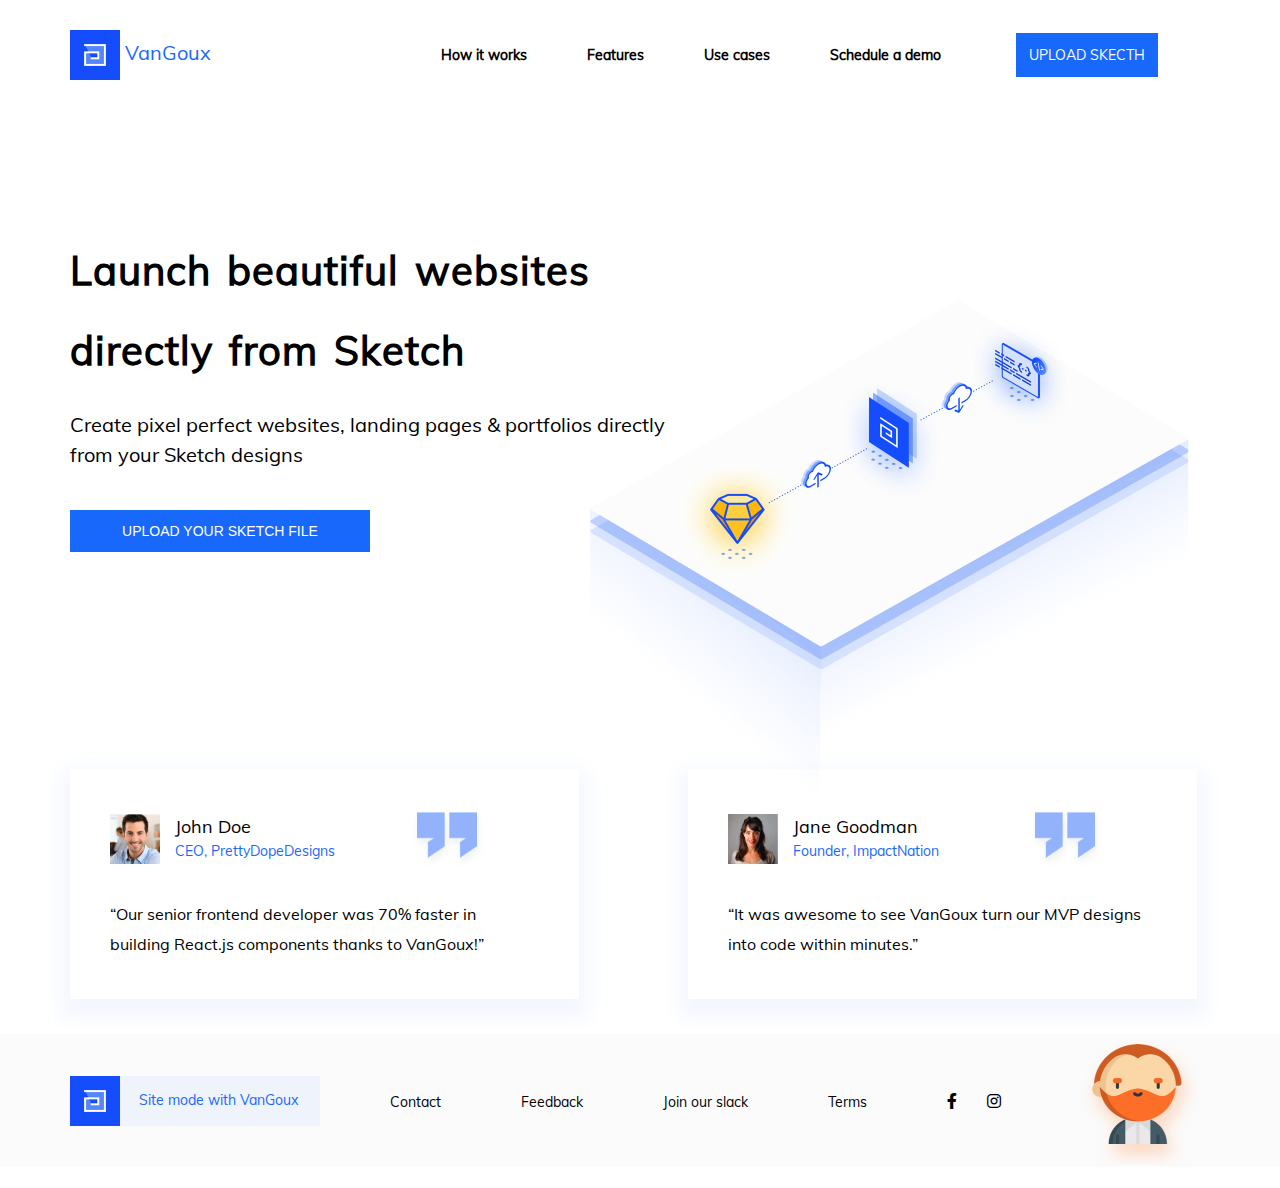
<file: src/index.html>
<!DOCTYPE html>
  <html lang="en">
  <head>
      <meta charset="UTF-8">
      <meta http-equiv="X-UA-Compatible" content="IE=edge">
      <meta name="viewport" content="width=device-width, initial-scale=1.0">
      <link rel="stylesheet" href="/src/styles/reset.css">
      <link rel="stylesheet" href="/src/styles/main.css">
      <link rel="stylesheet" href="https://cdnjs.cloudflare.com/ajax/libs/font-awesome/6.0.0/css/all.min.css">
      <link rel="shortcut icon" href="/src/assets/favicon.ico" type="image/x-icon">
      <title>VanGoux</title>
  </head>
  <body>

        <!-- Header Section -->

    <header>
      <nav class="navigation container">
        <a class="logo-link" href="#">
        <img class="logo" src="/src/assets/images/logo-header-footer/LogoSmallSolid.png" alt="Logo">
        VanGoux</a>                              
        <ul class="menu">
          <li class="menu-item"><a class="items-link" href="#">How it works</a></li>
          <li class="menu-item"><a class="items-link" href="#">Features</a></li>
          <li class="menu-item"><a  class="items-link" href="#">Use cases</a></li>
          <li class="menu-item"><a  class="items-link" href="#">Schedule a demo</a></li>
          <li class="menu-item"><a  class="items-link btn" href="#">UPLOAD SKECTH</a></li>            
        </ul>
      </nav>
    </header>

    <main>

        <!-- Banner Section -->

      <section class="banner container">
        <p class="heading-banner">Launch beautiful websites directly from Sketch</p>
        <p class="subtext-banner">Create pixel perfect websites, landing pages & portfolios directly from your Sketch designs</p>
        <button class="banner-button">Upload Your Sketch File</button>
        <img class="symbol" width="599px" ; height="502px" ; src="/src/assets/images/Background/square-image.png" alt="Symbol">
      </section>

        <!-- Testimonials Section -->

      <section class="testimonial-section container">
        <div class="testimonial-wrapper">
          <div class="testimonial-info">
            <img class="testimonial-pic" src="/src/assets/images/testimonial/men.png" width="50px" height="50px"  alt="Member One">
            <div class="testimonial-name">
              <span class="name">John Doe</span>
              <p class="job"> CEO, PrettyDopeDesigns</p>
            </div>           
          </div>
          <div class="testimonial-text">
            <p class="testimonial-work">“Our senior frontend developer was 70% faster in building React.js components thanks to VanGoux!”</p>
          </div>
          <img class="testimonial-quote" src="/src/assets/images/testimonial/symbol.png" alt="symbol">
        </div>
        <div class="testimonial-wrapper testimonial-girl">
          <div class="testimonial-info">
            <img class="testimonial-pic" src="/src/assets/images/testimonial/women.png" width="50px" height="50px"  alt="Member One">
            <div class="testimonial-name">
              <span class="name">Jane Goodman</span>
              <p class="job">Founder, ImpactNation</p>
            </div>           
          </div>
          <div class="testimonial-text">
            <p class="testimonial-work">“It was awesome to see VanGoux turn our MVP designs into code within minutes.”</p>
          </div>
          <img class="testimonial-quote" src="/src/assets/images/testimonial/symbol.png" alt="symbol">
        </div>
      </section> 
    </main>

          <!-- Footer Section -->

    <footer>
      <div class=" container footer-block">
        <a class="logo-footer logo-footer-text" href="#">
        <img class="logo small" src="/src/assets/images/logo-header-footer/LogoSmallSolid.png" alt="Logo">
        <p class="origin">Site mode with VanGoux</p></a> 
        <div class="footer-menu">
          <li class="footer-text"><a class="text" href="#">Contact</a></li>
          <li class="footer-text"><a class="text" href="#">Feedback</a></li>
          <li class="footer-text"><a class="text" href="#">Join our slack</a></li>
          <li class="footer-text"><a class="text" href="#">Terms</a></li>
        </div>
        <div class="footer-icon">
          <li class="icons"><a class="icon-text" href="https://www.facebook.com/">
            <i class="fa-brands fa-facebook-f"></i></a></li>
          <li class="icons"><a class="icon-text" href="#"><i class="fa-brands fa-instagram"></i></a></li>
        </div>
        <div class="footer-suporter">
          <li class="supporter"><a href="#"><img class="suporter-img" src="/src/assets/images/Background/supporter.png"
          alt="No load"></a></li>
        </div>
      </div>
      
    </footer>
  </body>
</html>
</file>
<file: src/styles/main.css>
@font-face {
  src: url(/src/assets/fonts/Mulish/static/Mulish-Regular.ttf);
  font-family: Mulish;
}

:root {
  --primary-color: #1968FC;
  --second-color: #000;
}

/* Container */
.container {
  width: 1140px;
  max-width: 100%;
  margin: 0 auto;
  position: relative;
}

/* Header Section */
.logo-link {
  display: block;
  font-size: 20px;
  color: var(--primary-color);
  padding: auto;
  margin: 0;
}

.logo {
  vertical-align: middle;
}

.navigation {
  display: flex;
  align-items: center;
}

/* Menu */
.menu {
  display: flex;
  margin-left: 200px;
}

.menu-item {
  padding: 0px 30px;
}

.items-link {
  color: var(--second-color);
  font-size: 14px;
  font-weight: 600;
  line-height: 20px;
  text-align: center;
  transition: all 0.3s cubic-bezier(0.175, 0.885, 0.32, 1.275);
}

.items-link:hover {
  color: var(--primary-color);
}

/* Button */
.btn {
  font-weight: 100;
  color: #fff;
  background-color: var(--primary-color);
  padding: 13px 13px;
  margin: 0 15px;
  text-transform: uppercase;
  transition: all 0.3s cubic-bezier(0.175, 0.885, 0.32, 1.275);
}

.btn:hover {
  color: #fff;
  background-color: #1750bb;
}

/* Banner Section */
.banner {
  position: relative;
}

.heading-banner {
  width: 600px;
  font-size: 40px;
  font-weight: 600;
  letter-spacing: 1px;
  word-spacing: 5px;
  line-height: 80px;
  margin-top: 150px;
}

.subtext-banner {
  width: 600px;
  font-size: 20px;
  line-height: 30px;
  margin-top: 20px;
}

.banner-button {
  width: 300px;
  padding: 13px 13px;
  margin-top: 40px;
  outline: none;
  border: none;
  background: transparent;
  color: #fff;
  font-size: 14px;
  background-color: var(--primary-color);
  text-transform: uppercase;
  transition: all 0.3s cubic-bezier(0.175, 0.885, 0.32, 1.275);
}

.banner-button:hover {
  cursor: pointer;
  background-color: #1750bb;
}

.symbol {
  position: absolute;
  top: 69px;
  left: 520px;
}

/* Testimonials Section */
.testimonial-wrapper {
  max-width: 429px;
  margin-top: 217px;
  margin-bottom: 35px;
  padding: 40px;
  box-shadow: 0px 10px 20px 10px #f4f7ff;
  position: relative;
}

.testimonial-info {
  display: flex;
  height: 60px;
  align-items: center;
}

.testimonial-pic {
  margin-right: 15px;
}

.testimonial-text {
  margin-top: 30px;
  line-height: 30px;
}

.testimonial-name {
  font-size: 18px;
  line-height: 25px;
  color: var(--second-color);
}

.job {
  color: var(--primary-color);
  font-size: 14px;
  font-weight: 400;
} 

.testimonial-work {
  width: 100%;
  font-size: 16px;
  line-height: 30px;
}

.testimonial-quote {
  position: absolute;
  top: 40px;
  left: 340px;
}

.testimonial-girl {
  position: absolute;
  top: calc(401px - 618px);
  left: 618px;
}

/* Footer Section */
.footer-block {
  display: flex;
}

.logo-footer {
  min-width: 250px;
  margin-top: 42px;
  font-size: 14px;
}

.logo-footer-text {
  height: 50px;
  background-color: #1968FC0D;
  color: var(--primary-color);
}

.origin {
  display: inline-block;
  padding: 0 15px;
}

.footer-menu {
  display: flex;
  align-items: center;
  margin-left: 30px;
}

.footer-text {
  padding: 20px;
}

.text{
  font-size: 14px;
  color: var(--second-color);
  padding: 20px;
}

.text:hover {
  color: #1968FC;
}

.footer-icon {
  display: flex;
  align-items: center;
  padding: 0 25px;
}

.icons {
  padding: 5px;
}

.icon-text {
  margin: 0 10px;
  color: var(--second-color);
}

.icon-text:hover {
  color: var(--primary-color);
}

.supporter {
  margin-left: 30px;
  padding-left: 5px;
}
</file>
